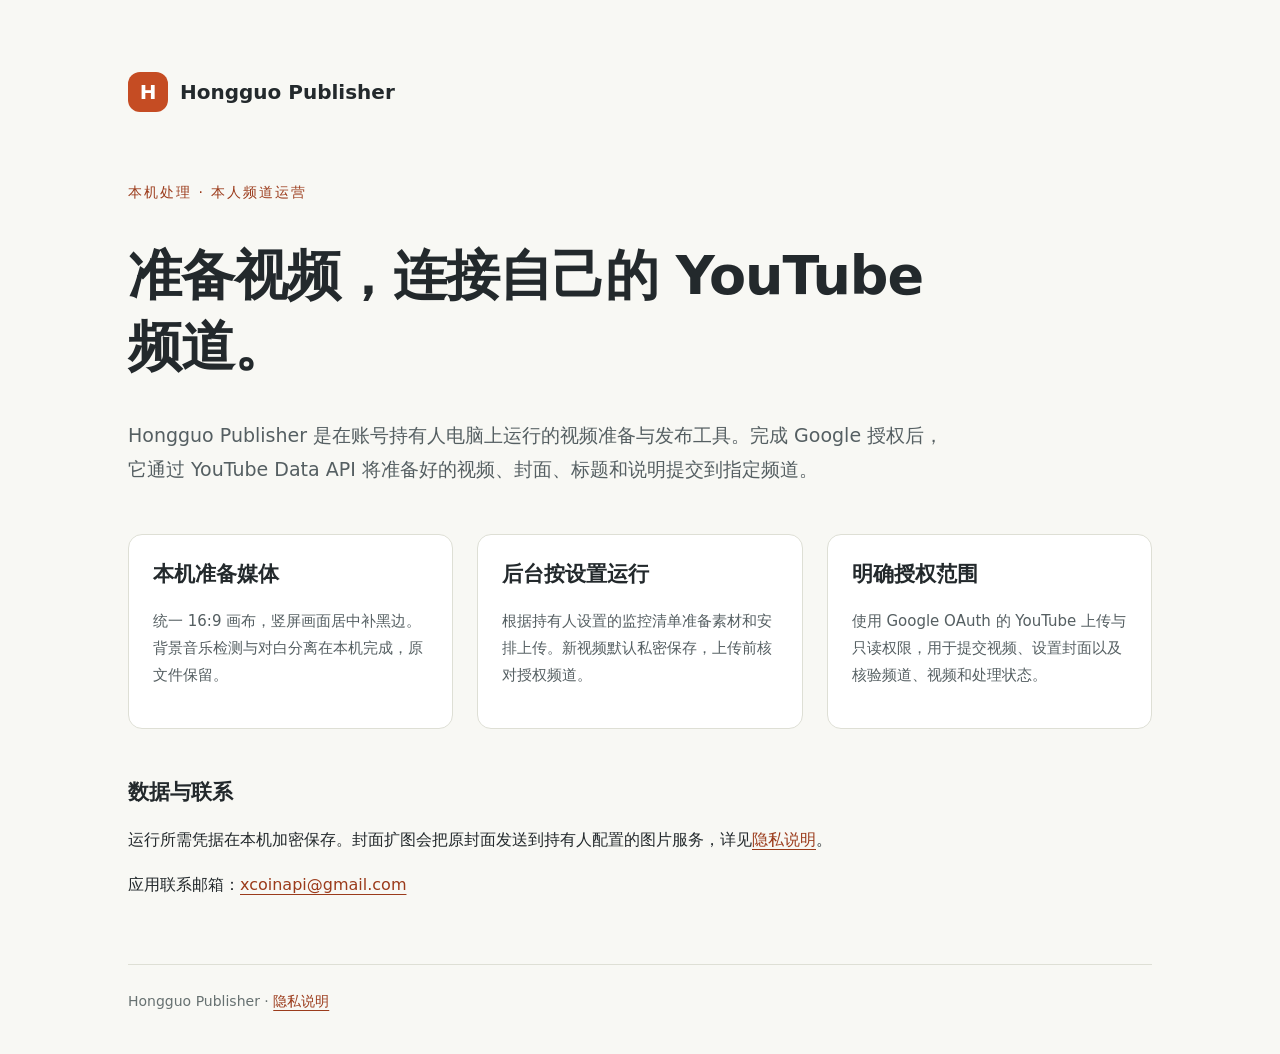
<file: index.html>
<!doctype html>
<html lang="zh-CN">
<head>
  <meta charset="utf-8">
  <meta name="viewport" content="width=device-width, initial-scale=1">
  <title>Hongguo Publisher · 本机视频发布工具</title>
  <link rel="stylesheet" href="style.css">
</head>
<body>
  <main>
    <header><span class="mark">H</span><span>Hongguo Publisher</span></header>
    <p class="eyebrow">本机处理 · 本人频道运营</p>
    <h1>准备视频，连接自己的 YouTube 频道。</h1>
    <p class="lead">Hongguo Publisher 是在账号持有人电脑上运行的视频准备与发布工具。完成 Google 授权后，它通过 YouTube Data API 将准备好的视频、封面、标题和说明提交到指定频道。</p>
    <section class="features">
      <article><h2>本机准备媒体</h2><p>统一 16:9 画布，竖屏画面居中补黑边。背景音乐检测与对白分离在本机完成，原文件保留。</p></article>
      <article><h2>后台按设置运行</h2><p>根据持有人设置的监控清单准备素材和安排上传。新视频默认私密保存，上传前核对授权频道。</p></article>
      <article><h2>明确授权范围</h2><p>使用 Google OAuth 的 YouTube 上传与只读权限，用于提交视频、设置封面以及核验频道、视频和处理状态。</p></article>
    </section>
    <section><h2>数据与联系</h2><p>运行所需凭据在本机加密保存。封面扩图会把原封面发送到持有人配置的图片服务，详见<a href="privacy.html">隐私说明</a>。</p><p>应用联系邮箱：<a href="mailto:xcoinapi@gmail.com">xcoinapi@gmail.com</a></p></section>
    <footer>Hongguo Publisher · <a href="privacy.html">隐私说明</a></footer>
  </main>
</body>
</html>
</file>
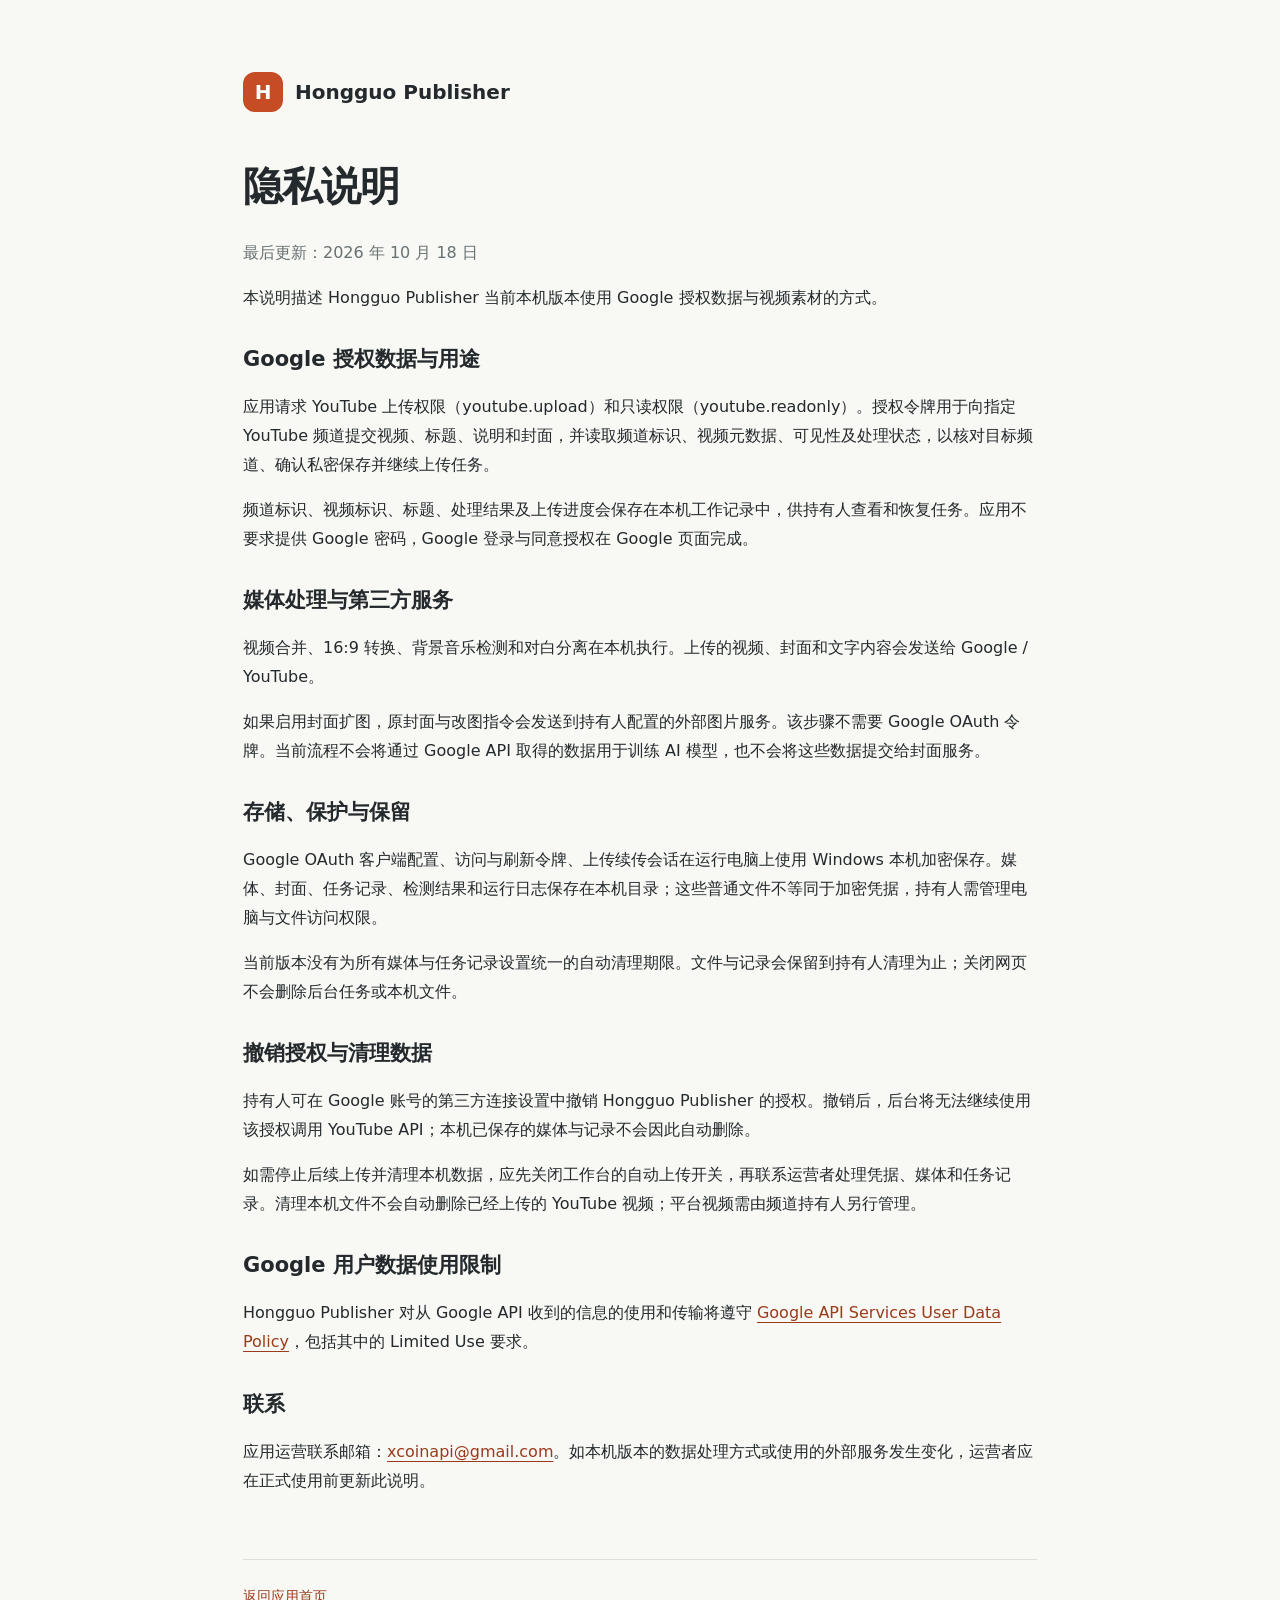
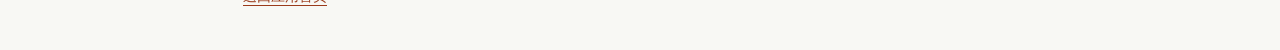
<file: privacy.html>
<!doctype html>
<html lang="zh-CN">
<head>
  <meta charset="utf-8">
  <meta name="viewport" content="width=device-width, initial-scale=1">
  <title>隐私说明 · Hongguo Publisher</title>
  <link rel="stylesheet" href="style.css">
</head>
<body>
  <main class="document">
    <header><span class="mark">H</span><a href="index.html">Hongguo Publisher</a></header>
    <h1>隐私说明</h1><p class="muted">最后更新：2026 年 10 月 18 日</p>
    <p>本说明描述 Hongguo Publisher 当前本机版本使用 Google 授权数据与视频素材的方式。</p>
    <section><h2>Google 授权数据与用途</h2><p>应用请求 YouTube 上传权限（youtube.upload）和只读权限（youtube.readonly）。授权令牌用于向指定 YouTube 频道提交视频、标题、说明和封面，并读取频道标识、视频元数据、可见性及处理状态，以核对目标频道、确认私密保存并继续上传任务。</p><p>频道标识、视频标识、标题、处理结果及上传进度会保存在本机工作记录中，供持有人查看和恢复任务。应用不要求提供 Google 密码，Google 登录与同意授权在 Google 页面完成。</p></section>
    <section><h2>媒体处理与第三方服务</h2><p>视频合并、16:9 转换、背景音乐检测和对白分离在本机执行。上传的视频、封面和文字内容会发送给 Google / YouTube。</p><p>如果启用封面扩图，原封面与改图指令会发送到持有人配置的外部图片服务。该步骤不需要 Google OAuth 令牌。当前流程不会将通过 Google API 取得的数据用于训练 AI 模型，也不会将这些数据提交给封面服务。</p></section>
    <section><h2>存储、保护与保留</h2><p>Google OAuth 客户端配置、访问与刷新令牌、上传续传会话在运行电脑上使用 Windows 本机加密保存。媒体、封面、任务记录、检测结果和运行日志保存在本机目录；这些普通文件不等同于加密凭据，持有人需管理电脑与文件访问权限。</p><p>当前版本没有为所有媒体与任务记录设置统一的自动清理期限。文件与记录会保留到持有人清理为止；关闭网页不会删除后台任务或本机文件。</p></section>
    <section><h2>撤销授权与清理数据</h2><p>持有人可在 Google 账号的第三方连接设置中撤销 Hongguo Publisher 的授权。撤销后，后台将无法继续使用该授权调用 YouTube API；本机已保存的媒体与记录不会因此自动删除。</p><p>如需停止后续上传并清理本机数据，应先关闭工作台的自动上传开关，再联系运营者处理凭据、媒体和任务记录。清理本机文件不会自动删除已经上传的 YouTube 视频；平台视频需由频道持有人另行管理。</p></section>
    <section><h2>Google 用户数据使用限制</h2><p>Hongguo Publisher 对从 Google API 收到的信息的使用和传输将遵守 <a href="https://developers.google.com/terms/api-services-user-data-policy">Google API Services User Data Policy</a>，包括其中的 Limited Use 要求。</p></section>
    <section><h2>联系</h2><p>应用运营联系邮箱：<a href="mailto:xcoinapi@gmail.com">xcoinapi@gmail.com</a>。如本机版本的数据处理方式或使用的外部服务发生变化，运营者应在正式使用前更新此说明。</p></section>
    <footer><a href="index.html">返回应用首页</a></footer>
  </main>
</body>
</html>
</file>
<file: style.css>
:root{color-scheme:light;font:16px/1.8 system-ui,"Microsoft YaHei",sans-serif;color:#23292c;background:#f8f8f4}
*{box-sizing:border-box}body{margin:0}main{max-width:1080px;margin:auto;padding:40px 28px}a{color:#9b3b1b;text-underline-offset:4px}header{display:flex;align-items:center;gap:12px;margin:32px 0 68px;font-size:20px;font-weight:650}header a{text-decoration:none;color:inherit}.mark{display:grid;place-items:center;width:40px;height:40px;background:#c54c23;color:white;border-radius:12px;font-weight:750}.draft{padding:10px 16px;border:1px solid #decda7;border-radius:8px;background:#fbf3df;color:#67512c;font-size:14px}.eyebrow{color:#9b3b1b;font-size:14px;letter-spacing:2px}h1{font-size:clamp(32px,5vw,54px);line-height:1.3;letter-spacing:-1px;max-width:850px}h2{font-size:21px;line-height:1.5}.lead{font-size:19px;color:#555f62;max-width:830px}.features{display:grid;grid-template-columns:repeat(3,1fr);gap:24px;margin:48px 0}.features article{padding:24px;border:1px solid #dedfd5;border-radius:14px;background:white}.features h2{margin-top:0}.features p{font-size:15px;color:#555f62}section{margin:36px 0}footer{margin-top:64px;padding-top:24px;border-top:1px solid #dedfd5;font-size:14px;color:#677171}.document{max-width:850px}.document header{margin-bottom:48px}.document h1{font-size:40px}.document section{margin:32px 0}.muted{color:#677171}@media(max-width:720px){main{padding:24px 20px}.features{grid-template-columns:1fr;gap:16px}header{margin:28px 0 44px}.lead{font-size:17px}}
</file>
